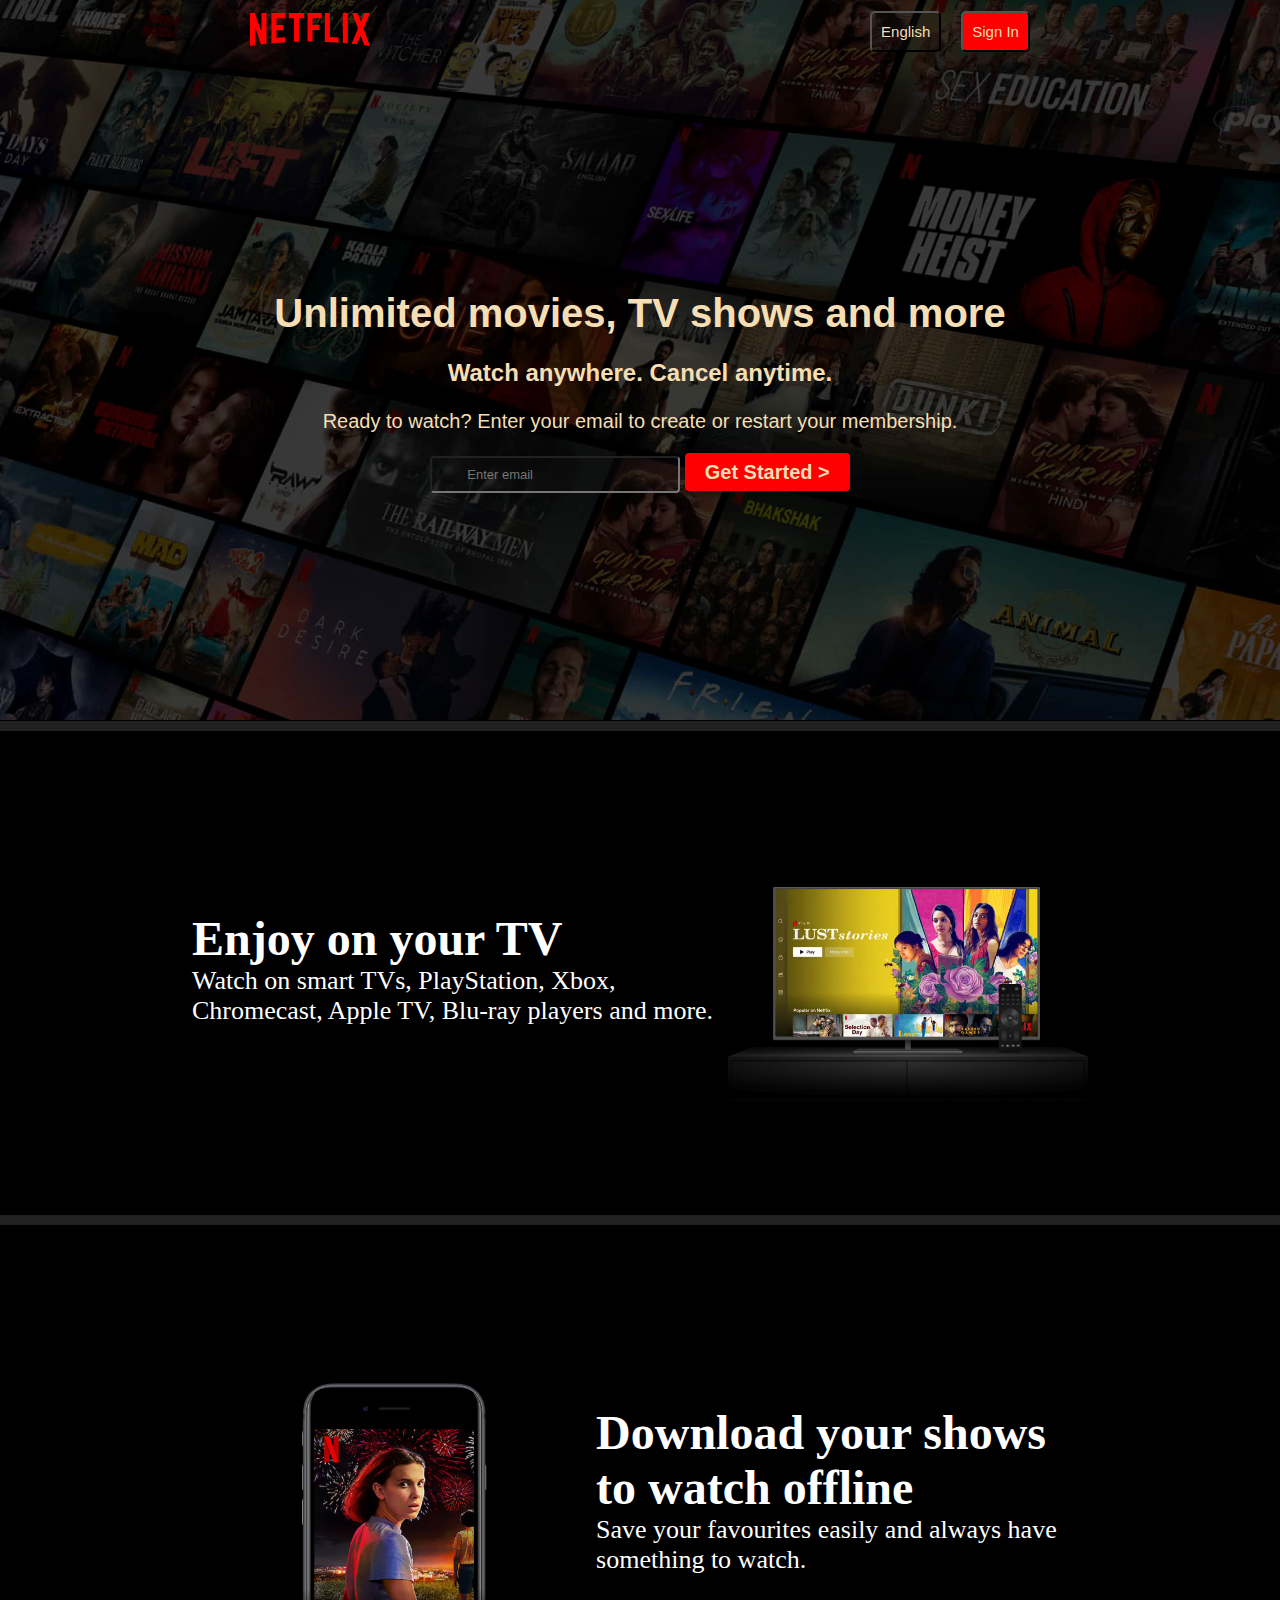
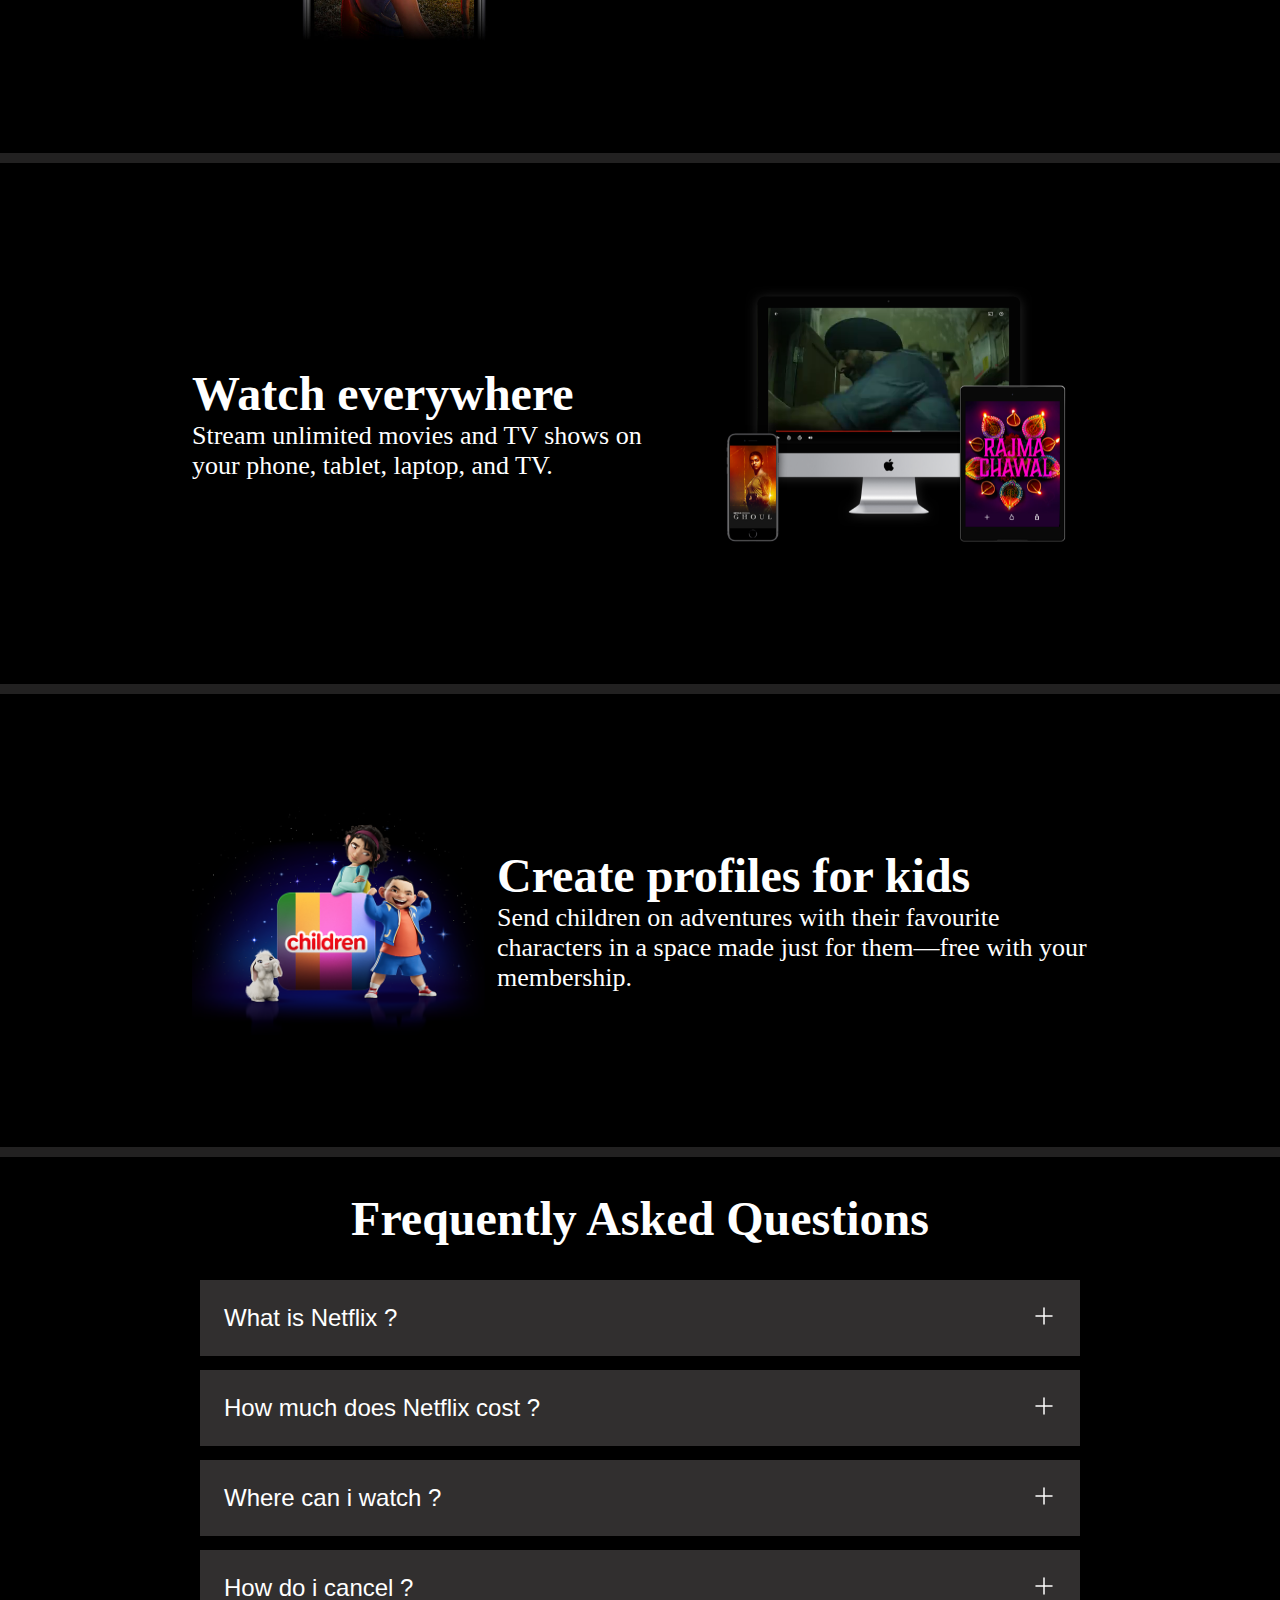
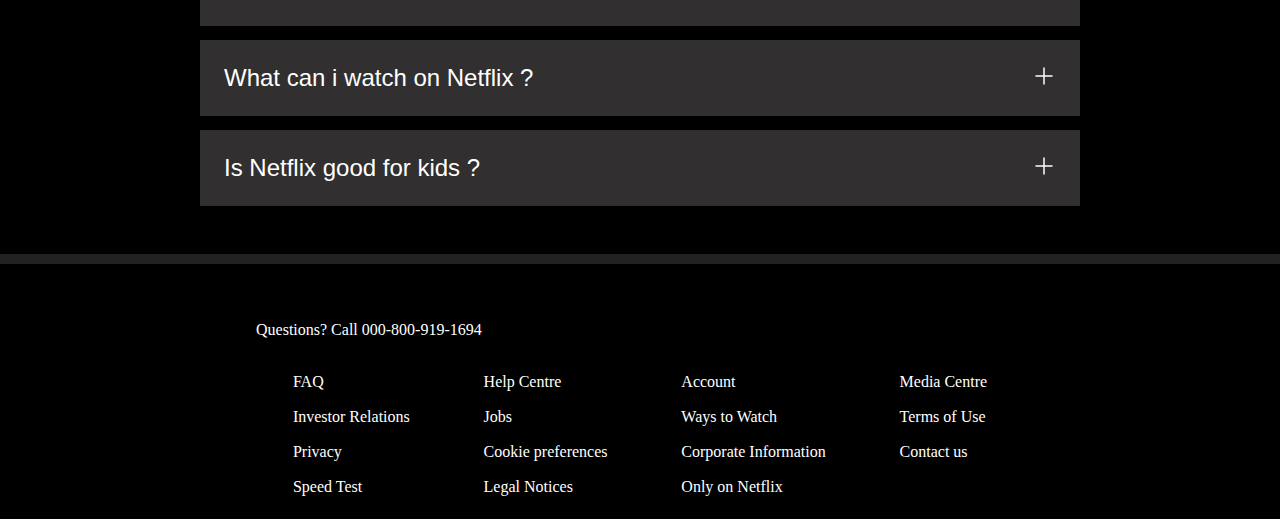
<file: index.html>
<!DOCTYPE html>
<html lang="en">

<head>
    <meta charset="UTF-8">
    <meta name="viewport" content="width=device-width, initial-scale=1.0">
    <title>Netflix</title>
    <link rel="stylesheet" href="style.css">

</head>

<body>

    <div class="main">
        <nav>
            <span><img width="65" src="assets/images/logo.svg"></span>
            <div>
                <div class="dropdown-container">
                    <div class="dropdown">
                        <button class="btn">English</button>
                        <div class="dropdown-content">
                            <a href="#">Hindi</a>
                        </div>
                    </div>
                    <button class="btn btn-red-sn">Sign In</button>
                </div>
                
            </div>
        </nav>
        <div class="box">
        </div>
        <div class="hero">
            <span>Unlimited movies, TV shows and more</span>
            <span>Watch anywhere. Cancel anytime.</span>

            <span>Ready to watch? Enter your email to create or restart your membership.</span>
            <div class="hero-span">
                <input type="email" placeholder="Enter email">
                <span class="btn btn-red">Get Started ></span>

            </div>
        </div>

        <div class="separation"></div>
    </div>
    <section class="first">
        <div>
            <span>Enjoy on your TV</span>
            <span>Watch on smart TVs, PlayStation, Xbox, Chromecast, Apple TV, Blu-ray players and more.</span>
        </div>
        <div class="secImg">
            <img src="assets/images/tv1.png" alt="">
            <video src="assets/videos/tv1_video.m4v" autoplay loop muted></video>
        </div>

    </section>
    <div class="separation"></div>
    <section class="first second">

        <div class="secImg">
            <img src="assets/images/mobile-1.jpg" alt="">
            <!--<video src="assets/videos/tv1_video.m4v" autoplay loop muted></video>-->
        </div>
        <div>
            <span>Download your shows to watch offline</span>
            <span>Save your favourites easily and always have something to watch.</span>
        </div>

    </section>
    <div class="separation"></div>
    <section class="first third">
        <div>
            <span>Watch everywhere</span>
            <span>Stream unlimited movies and TV shows on your phone, tablet, laptop, and TV.</span>
        </div>
        <div class="secImg2">
            <img src="assets/images/tv2.png" alt="">
            <video src="assets/videos/tv2_video.m4v" autoplay loop muted></video>
        </div>

    </section>
    <div class="separation"></div>
    <section class="first second">

        <div class="secImg">
            <img src="assets/images/lastimg.png" alt="">
            <!--<video src="assets/videos/tv1_video.m4v" autoplay loop muted></video>-->
        </div>
        <div>
            <span>Create profiles for kids</span>
            <span>Send children on adventures with their favourite characters in a space made just for them—free with
                your membership.</span>
        </div>
    </section>
    <div class="separation"></div>

    <section class="faq-section">
        <h2>Frequently Asked Questions</h2>
        <div class="faqbox">

            <span>What is Netflix ?</span>
            <svg xmlns="http://www.w3.org/2000/svg" viewBox="0 0 24 24" width="24" height="24" color="white"
                fill="white">
                <path d="M12 4V20" stroke="currentColor" stroke-width="1.5" stroke-linecap="round"
                    stroke-linejoin="round" />
                <path d="M4 12H20" stroke="currentColor" stroke-width="1.5" stroke-linecap="round"
                    stroke-linejoin="round" />
            </svg>

        </div>
        <div class="faqbox">
            <span>How much does Netflix cost ?</span>
            <svg xmlns="http://www.w3.org/2000/svg" viewBox="0 0 24 24" width="24" height="24" color="white"
                fill="white">
                <path d="M12 4V20" stroke="currentColor" stroke-width="1.5" stroke-linecap="round"
                    stroke-linejoin="round" />
                <path d="M4 12H20" stroke="currentColor" stroke-width="1.5" stroke-linecap="round"
                    stroke-linejoin="round" />
            </svg>
        </div>
        <div class="faqbox">
            <span>Where can i watch ?</span>
            <svg xmlns="http://www.w3.org/2000/svg" viewBox="0 0 24 24" width="24" height="24" color="white"
                fill="white">
                <path d="M12 4V20" stroke="currentColor" stroke-width="1.5" stroke-linecap="round"
                    stroke-linejoin="round" />
                <path d="M4 12H20" stroke="currentColor" stroke-width="1.5" stroke-linecap="round"
                    stroke-linejoin="round" />
            </svg>
        </div>
        <div class="faqbox">
            <span>How do i cancel ?</span>
            <svg xmlns="http://www.w3.org/2000/svg" viewBox="0 0 24 24" width="24" height="24" color="white"
                fill="white">
                <path d="M12 4V20" stroke="currentColor" stroke-width="1.5" stroke-linecap="round"
                    stroke-linejoin="round" />
                <path d="M4 12H20" stroke="currentColor" stroke-width="1.5" stroke-linecap="round"
                    stroke-linejoin="round" />
            </svg>
        </div>
        <div class="faqbox">
            <span>What can i watch on Netflix ?</span>
            <svg xmlns="http://www.w3.org/2000/svg" viewBox="0 0 24 24" width="24" height="24" color="white"
                fill="white">
                <path d="M12 4V20" stroke="currentColor" stroke-width="1.5" stroke-linecap="round"
                    stroke-linejoin="round" />
                <path d="M4 12H20" stroke="currentColor" stroke-width="1.5" stroke-linecap="round"
                    stroke-linejoin="round" />
            </svg>
        </div>
        <div class="faqbox">
            <span>Is Netflix good for kids ?</span>
            <svg xmlns="http://www.w3.org/2000/svg" viewBox="0 0 24 24" width="24" height="24" color="white"
                fill="white">
                <path d="M12 4V20" stroke="currentColor" stroke-width="1.5" stroke-linecap="round"
                    stroke-linejoin="round" />
                <path d="M4 12H20" stroke="currentColor" stroke-width="1.5" stroke-linecap="round"
                    stroke-linejoin="round" />
            </svg>
        </div>

        <!-- Add more FAQ items as needed -->

    </section>
    <div class="separation"></div>
    <footer>
        <div class="questions">
            Questions? Call 000-800-919-1694
        </div>
        <div class="footer">
            <div class="footer-item">

                <a href="faq">FAQ</a>
                <a href="Investor Relations">Investor Relations</a>
                <a href="Privacy">Privacy</a>
                <a href="Speed Test">Speed Test</a>

            </div>
            

            <div class="footer-item">
                <a href="Help Centre">Help Centre</a>
                <a href="Jobs">Jobs</a>
                <a href="Cookie preferences">Cookie preferences</a>
                <a href="Legal Notices">Legal Notices</a>

            </div>

            <div class="footer-item">
                <a href="Account">Account</a>
                <a href="Ways to Watch">Ways to Watch</a>
                <a href="Corporate Information">Corporate Information</a>
                <a href="Only on Netflix">Only on Netflix</a>

            </div>

            <div class="footer-item">
                <a href="Media Centre">Media Centre</a>
                <a href="Terms of Use">Terms of Use</a>
                <a href="Contact us">Contact us</a>
                

            </div>
        </div>
    </footer>
</body>

</html>
</file>
<file: style.css>
@import url('https://fonts.googleapis.com/css2?family=Martel+Sans:wght@200;300;400;600;700;800;900&display=swap');

* {
    padding: 0;
    margin: 0;

}

body {
    background-color: black;
}


.main {
    background-image: url("assets/images/background.jpg");
    background-position: center;
    background-repeat: no-repeat;
    background-size: max(1200px, 100vw);

    height: 80vh;
    position: relative;

}

.main .box {
    height: 80vh;
    width: 100%;
    opacity: 0.7;
    background-color: black;
    position: absolute;
    top: 0;
}

nav {
    display: flex;
    justify-content: space-around;
    align-items: center;
    max-width: 100vw;
    margin: auto;
    height: 63px;

}

nav img {
    color: red;
    width: 120px;
    position: relative;
    z-index: 10;

}

nav button {
    position: relative;
}

.hero {
    font-family: 'Martel Sans', sans-serif;
    font-family: 'Poppins', sans-serif;
    height: calc(100% - 62px);
    display: flex;
    align-items: center;
    justify-content: center;
    flex-direction: column;
    color: wheat;
    position: relative;
    gap: 23px;
    padding: 0 30px;

}

.hero> :nth-child(1) {
    font-family: 'Poppins' sans-serif;
    font-weight: bolder;
    font-size: 40px;
    text-align: center;

}

.hero> :nth-child(2) {
    font-size: 24px;
    font-weight: 700;
    text-align: center;

}

.hero> :nth-child(3) {
    font-weight: 400;
    font-size: 20px;
    text-align: center;
}

.separation {
    height: 10px;
    background-color: rgb(34, 33, 33);

}

.btn {
    padding: 3px 8px;
    font-size: 15px;
    z-index: 10;
    background-color: rgba(23, 23, 23, 0.2);
    border-radius: 5px;
    color: wheat;
    padding: 10px 9px;
    cursor: pointer;


}

.btn-red {
    background-color: red;
    color: wheat;
    padding: 8px 20px;
    font-size: 20px;
    border-radius: 4px;
    font-weight: bold;

}

.hero-button {
    display: flex;
    align-items: center;
    justify-content: center;
    gap: 16px;
    flex-direction: column;
}

.btn-red-sn {
    background-color: red;



}

.main input {
    padding: 9px 35px;
    font-size: 20px;
    border-radius: 4px;
    background-color: rgba(23, 23, 23, 0.2);
    font-size: small;
    display: flexbox;
    justify-content: center;
    align-items: center;
    gap: 3px;
    color: wheat;
}

.first {
    display: flex;
    justify-content: center;
    max-width: 70vw;
    margin: 77px auto;
    color: white;
    align-items: center;
    padding: 36px 23px 35px 23px
}

@media (max-width: 773px) {
    .first {
        flex-direction: column; /* Stack items vertically */
        text-align: center;
        font-size: small; /* Center text */
    }
    .first div {
        margin-bottom: 20px; /* Add space between div elements */
    }
    .secImg2 img,
    .secImg img {
        width: 100%; /* Adjust the width of images for smaller screens */
    }

    .secImg2 video,
    .secImg video {
        width: 80%; /* Adjust the width of videos for smaller screens */
    }
    
}
.secImg {
    position: relative;
    max-width: 70vw; /* Set maximum width for the container */
}

.secImg img {
    width: 100%; /* Make the image fill the container */
    display: block; /* Ensure the image behaves as a block element */
    z-index: 15;
}

.secImg video {
    position: absolute;
    top: 48%;
    left: 50%;
    transform: translate(-50%, -50%);
    max-width: 75%;
    z-index: 11;
}

section.first > div{
    display: flex;
    flex-direction: column;
}
section.first > div :first-child{
    font-size: 48px;
    font-weight: bolder;
}
section.first > div :nth-child(2){
    font-size: 26px;
    
}
.secImg2 {
    position: relative;
    max-width: 70vw; /* Set maximum width for the container */
}

.secImg2 img {
    width: 100%; /* Make the image fill the container */
    display: block; /* Ensure the image behaves as a block element */
    z-index: 15;
}

.secImg2 video {
    position: absolute;
    top: 31%;
    left: 48%;
    transform: translate(-50%, -50%);
    max-width: 64%;
    z-index: 10;
}

.faq-section{
    padding: 34px;
    color: white;
    
}
.faq-section h2 {
    text-align: center;
    padding-bottom: 20px;
    font-size: 48px;
}
.faqbox:hover{
    
    background-color: gray;
}
.faqbox{
    transition: all 0.5s ease-out;
    background-color: rgb(49, 47, 47);
    color: white;
    display: flex;
    padding: 24px;
    max-width: 65vw;
    margin: 14px auto;
    justify-content: space-between;
    font-size: 24px;
    cursor: pointer;
    font-family: sans-serif; 
}
footer{
    color: white;
    margin:auto;
    padding: 23px;
    max-width: 60vw;
}
.footer a{
    text-decoration: none;
    color: white;
    font-size: 16px;
}
.questions{
    padding: 34px 0px;
}
/* Default footer styles */
.footer {
    display: flex;
    justify-content: space-around; /* Adjust alignment of footer items */
    flex-wrap: wrap; /* Allow items to wrap to the next line if needed */
    color: white;
}

.footer-item {
    display: flex;
    flex-direction: column;
    gap: 17px;
}

/* Media query for smaller screens */
@media (max-width: 773px) {
    .footer {
        flex-direction: column; /* Stack items vertically */
        align-items: center; /* Center align items horizontally */
    }

    .footer-item {
        text-align: center; /* Center align text within items */
    }
}

.dropdown-container {
    display: flex;
    align-items: center;
}

.dropdown {
    position: relative;
    margin-right: 20px; /* Adjust as needed */
}

.dropdown-content {
    display: none;
    position: absolute;
    background-color: rgb(216, 18, 18);
    min-width: 13px;
    box-shadow: 0 8px 8px 0 rgba(0,0,0,0.2);
    z-index: 1;
}

.dropdown-content a {
    color: wheat;
    padding: 6px 12px;
    text-decoration: none;
    display: block;
}

.dropdown:hover .dropdown-content {
    display: block;
}

@media (max-width: 773px) {
    

    .hero {
        text-align: center;
    }

    .hero-span {
        display: flex;
        flex-direction: column;
        align-items: center;
    }

    .hero-span input[type="email"] {
        width: 80%;
        margin-bottom: 10px;
    }
    
    .btn.btn-red {
        width: 80%; /* Make the red button fill 80% of the width */
    }
}
</file>
